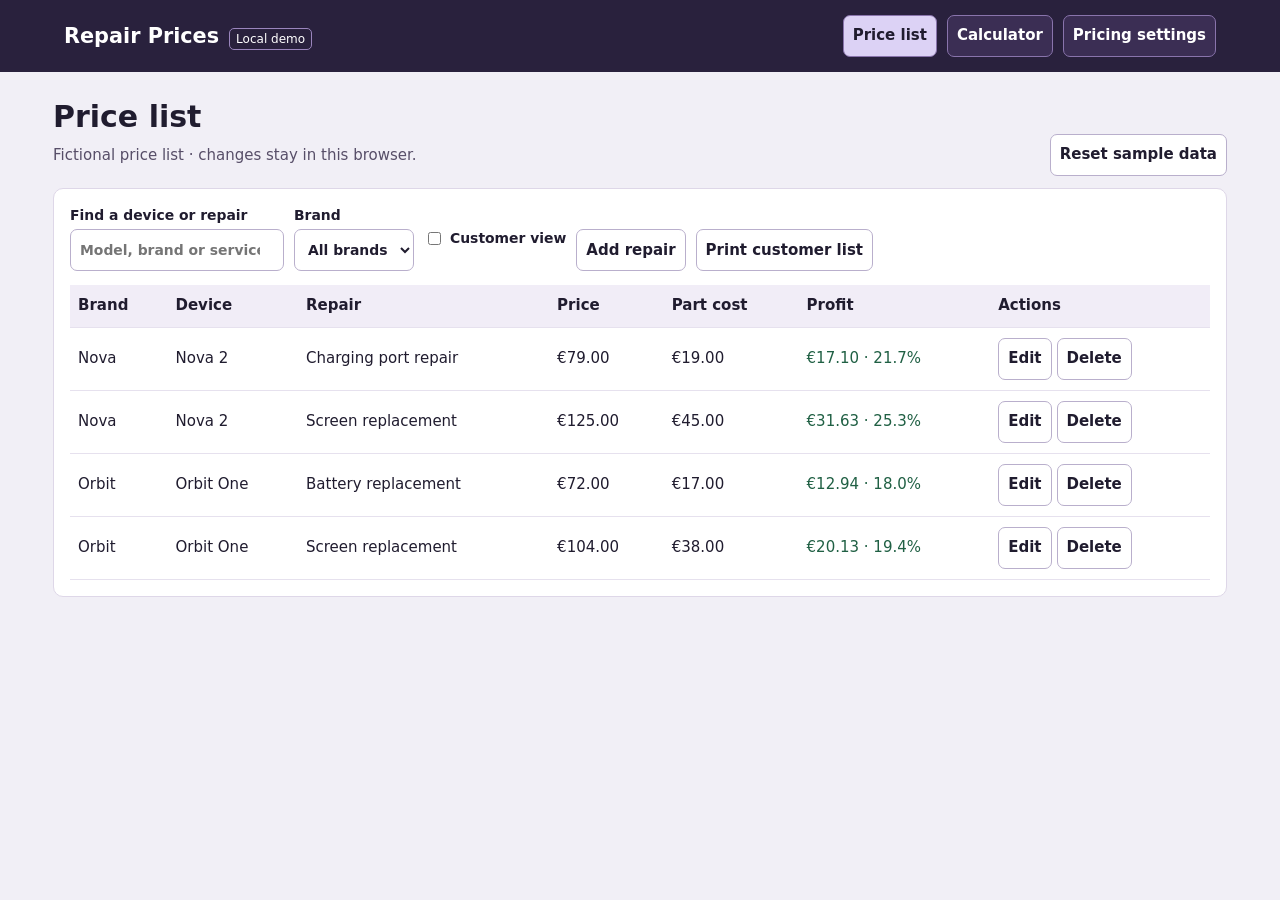
<file: index.html>
<!doctype html>
<html lang="en"><head><meta charset="utf-8"><meta name="viewport" content="width=device-width,initial-scale=1"><title>Repair Prices · Local Demo</title><link rel="stylesheet" href="style.css"><script defer src="app.js"></script></head>
<body><header><div><strong>Repair Prices</strong><span class="tag">Local demo</span></div><nav aria-label="Sections"><button data-view="catalogue">Price list</button><button data-view="estimate">Calculator</button><button data-view="settings">Pricing settings</button></nav></header>
<main><div class="intro"><div><h1 id="title">Price list</h1><p class="muted">Fictional price list · changes stay in this browser.</p></div><button id="reset">Reset sample data</button></div><p id="message" role="status"></p>
<section id="catalogue" data-panel>
<div class="filters"><label>Find a device or repair<input id="search" type="search" placeholder="Model, brand or service"></label><label>Brand<select id="brand"></select></label><label class="check"><input id="customer" type="checkbox"> Customer view</label><div class="actions"><button id="add">Add repair</button><button id="print">Print customer list</button></div></div>
<div class="table-wrap"><table><thead><tr><th>Brand</th><th>Device</th><th>Repair</th><th>Price</th><th class="internal">Part cost</th><th class="internal">Profit</th><th class="internal">Actions</th></tr></thead><tbody id="rows"></tbody></table></div></section>
<section id="estimate" data-panel hidden><h2>Repair quote calculator</h2><p class="muted">Enter your part cost and shipping quote, then compare a selling price with your margin target.</p>
<form id="estimateForm"><div class="fields"><label>Part cost (€)<input name="cost" required type="number" min="0" max="100000" step="0.01" value="40"></label>
<label>Shipping (€)<input name="shipment" required type="number" min="0" max="100000" step="0.01"></label>
<label>Selling price (€)<input name="price" required type="number" min="0.01" max="1000000" step="0.01" value="105"></label></div>
<button type="button" id="useSuggestion">Use suggested price</button></form><div id="estimateResult" class="stats" aria-live="polite"></div></section>
<section id="settings" data-panel hidden><h2>Pricing settings</h2><p class="muted">Set the assumptions used for the price list and calculator.</p><form id="settingsForm"><div class="fields">
<label>VAT %<input name="vat" required type="number" min="0" max="100" step="0.01"></label>
<label>Labour (€)<input name="labour" required type="number" min="0" max="100000" step="0.01"></label>
<label>Default shipping (€)<input name="shipment" required type="number" min="0" max="100000" step="0.01"></label>
<label>Target margin %<input name="margin" required type="number" min="0" max="99.99" step="0.01"></label>
<label>VAT method<select name="method"><option value="inclusive">VAT included in selling price</option><option value="legacy">Deduct a percentage of selling price</option></select></label></div>
<button>Save settings</button></form></section>
</main>
<dialog id="repairDialog" aria-labelledby="repairTitle"><form id="repairForm"><h2 id="repairTitle">Add repair</h2><div class="fields">
<label>Brand<input name="brand" required maxlength="60"></label><label>Device<input name="model" required maxlength="80"></label><label>Repair service<input name="repair" required maxlength="80"></label>
<label>Part cost (€)<input name="cost" required type="number" min="0" max="100000" step="0.01"></label>
<label>Selling price (€)<input name="price" required type="number" min="0.01" max="1000000" step="0.01"></label></div><button>Save repair</button> <button id="cancel" type="button">Cancel</button></form></dialog></body></html>
</file>
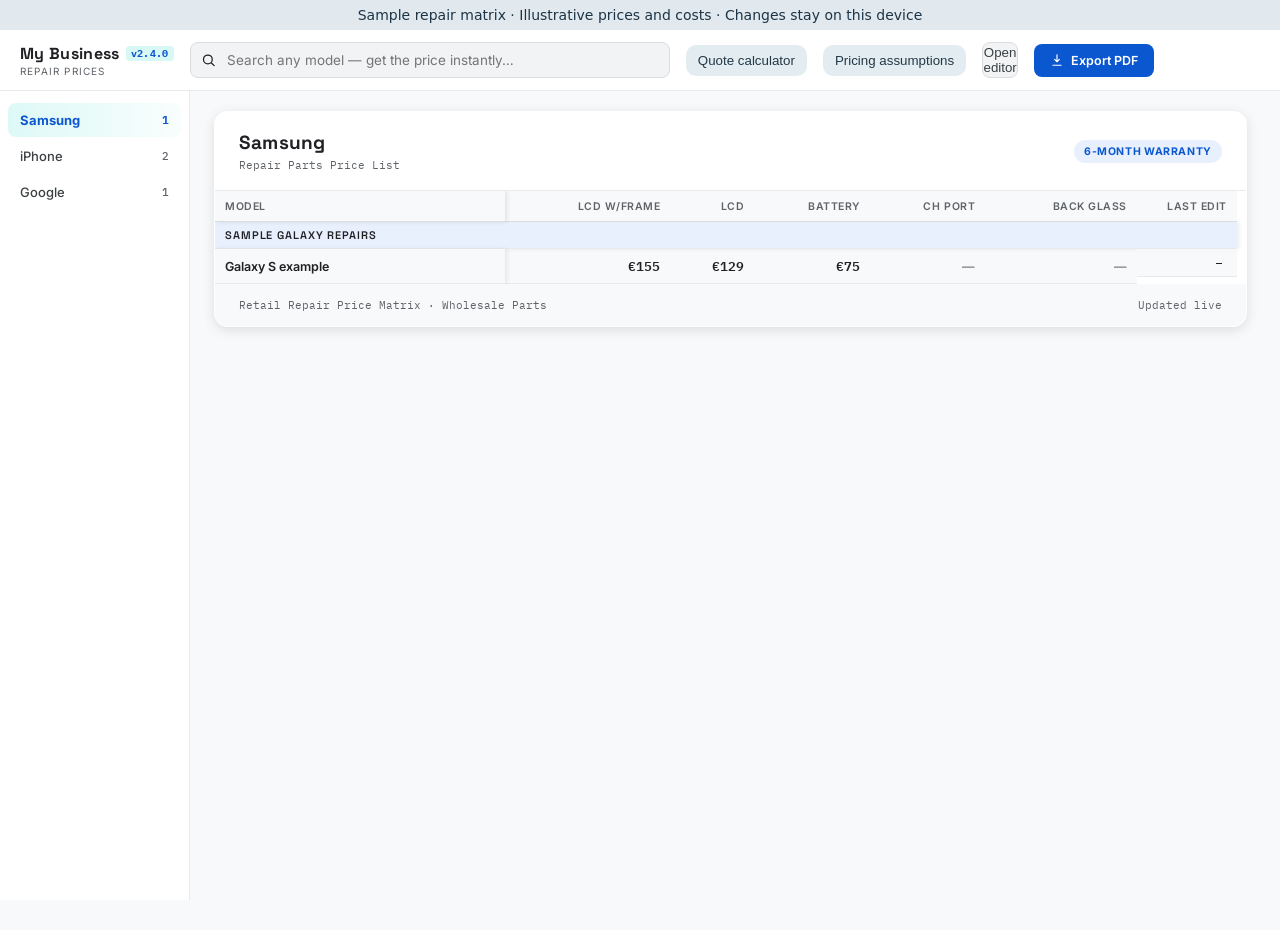
<file: classic/index.html>
<!DOCTYPE html>
<html lang="en">
<head>
<meta charset="UTF-8">
<meta name="viewport" content="width=device-width, initial-scale=1.0">
<title>Retail Repair Price Matrix</title>
<link rel="manifest" href="manifest.json">
<link rel="preconnect" href="https://fonts.googleapis.com">
<link href="https://fonts.googleapis.com/css2?family=Space+Grotesk:wght@500;600;700&family=Inter:wght@400;500;600;700&family=IBM+Plex+Mono:wght@500;600&display=swap" rel="stylesheet">
<style>
  :root{
    --bg:#F8F9FA;
    --bg-grad:#F8F9FA;
    --panel:#FFFFFF;
    --panel2:#F1F3F4;
    --panel-solid:#FFFFFF;
    --border:#DADCE0;
    --border-soft:#E8EAED;
    --text:#202124;
    --text-dim:#3C4043;
    --text-faint:#5F6368;
    --teal:#0B57D0;
    --teal-dim:#0B57D0;
    --blue:#0B57D0;
    --good:#137333;
    --good-bg:#E6F4EA;
    --mid:#B06000;
    --mid-bg:#FEF7E0;
    --bad:#C5221F;
    --bad-bg:#FCE8E6;
    --red:#C5221F;
    --radius:10px;
    --glass-blur:0px;
    --shadow:0 3px 12px rgba(60,64,67,0.15);
    --font-display:'Space Grotesk',sans-serif;
    --font-body:'Inter',sans-serif;
    --font-mono:'IBM Plex Mono',monospace;
  }
  *{box-sizing:border-box;}
  html,body{margin:0;padding:0;color:var(--text);font-family:var(--font-body);height:100%;overflow:hidden;overscroll-behavior:none;}
  body{background:var(--bg-grad);background-attachment:fixed;transition:background .3s;}
  #app{display:flex;flex-direction:column;height:100vh;height:100dvh;overflow:hidden;position:relative;}

  /* ---------- Top bar ---------- */
  #topbar{
    display:flex;align-items:center;gap:16px;
    padding:12px 20px;background:var(--panel);
    backdrop-filter:blur(var(--glass-blur)) saturate(160%);-webkit-backdrop-filter:blur(var(--glass-blur)) saturate(160%);
    border-bottom:1px solid var(--border-soft);
    flex-shrink:0;position:relative;z-index:10;
  }
  .brand-mark{display:flex;align-items:center;gap:10px;flex-shrink:0;}
  .brand-mark .dot{width:10px;height:10px;border-radius:3px;background:var(--teal);box-shadow:0 0 12px var(--teal);}
  .brand-mark .name{font-family:var(--font-display);font-weight:700;font-size:16px;letter-spacing:0.02em;}
  .brand-mark .sub{font-size:10px;color:var(--text-faint);text-transform:uppercase;letter-spacing:0.12em;margin-top:1px;}

  #searchwrap{position:relative;flex:1;max-width:480px;}
  #search{
    width:100%;padding:9px 14px 9px 36px;border-radius:8px;border:1px solid var(--border);
    background:var(--panel2);color:var(--text);font-size:13.5px;font-family:var(--font-body);
    outline:none;transition:border-color .15s, background .15s;
  }
  #search:focus{border-color:var(--teal);background:#FFFFFF;box-shadow:0 1px 2px rgba(60,64,67,.12);}
  #searchwrap svg{position:absolute;left:11px;top:50%;transform:translateY(-50%);width:15px;height:15px;stroke:var(--text-faint);pointer-events:none;}
  #searchresults{
    position:absolute;top:calc(100% + 6px);left:0;right:0;max-height:65vh;overflow-y:auto;
    background:#FFFFFF !important;
    border:1px solid var(--border);border-radius:12px;
    box-shadow:0 8px 24px rgba(60,64,67,.20);display:none;z-index:99999;
  }
  #searchresults.show{display:block;}
  .sr-item{padding:11px 16px;display:flex;justify-content:space-between;align-items:center;gap:14px;cursor:pointer;border-bottom:1px solid var(--border-soft);background:#FFFFFF !important;transition:background .12s;}
  .sr-item:last-child{border-bottom:none;}
  .sr-item:hover{background:#F1F3F4 !important;}
  .sr-left{min-width:0;}
  .sr-model{font-size:13.5px;font-weight:700;display:block;color:var(--text);}
  .sr-brand{font-size:10px;color:var(--teal-dim);text-transform:uppercase;letter-spacing:.06em;font-weight:700;background:rgba(43,217,201,.12);padding:2px 6px;border-radius:4px;display:inline-block;margin-top:3px;}
  .sr-prices{display:flex;gap:6px;flex-wrap:wrap;justify-content:flex-end;flex-shrink:0;}
  .sr-price-tag{font-family:var(--font-mono);font-size:11px;color:var(--text-dim);background:#E8F0FE;border:1px solid var(--border);padding:3px 7px;border-radius:6px;white-space:nowrap;}
  .sr-price-main{font-family:var(--font-mono);font-size:17px;font-weight:700;color:var(--teal);background:#E0F7FA;padding:5px 11px;border-radius:8px;white-space:nowrap;}
  .sr-empty{padding:18px;font-size:13px;color:var(--text-faint);text-align:center;background:#FFFFFF !important;}

  #modetoggle{display:none;background:var(--panel2);border:1px solid var(--border);border-radius:8px;padding:3px;flex-shrink:0;}
  #modetoggle.show{display:flex;}
  #modetoggle button{
    border:none;background:transparent;color:var(--text-dim);font-family:var(--font-body);font-weight:600;
    font-size:12.5px;padding:7px 14px;border-radius:6px;cursor:pointer;transition:all .15s;
  }
  #modetoggle button.active{background:var(--teal);color:#FFFFFF;}

  #adminbtn{
    flex-shrink:0;background:var(--panel2);border:1px solid var(--border);color:var(--text-dim);
    width:36px;height:36px;border-radius:8px;cursor:pointer;display:flex;align-items:center;justify-content:center;
    transition:all .15s;
  }
  #adminbtn:hover{border-color:var(--teal);color:var(--teal);}
  #adminbtn.unlocked{background:rgba(43,217,201,.12);border-color:var(--teal-dim);color:var(--teal);}
  #adminbtn svg{width:15px;height:15px;}

  #exportbtn{
    flex-shrink:0;background:var(--blue);color:#fff;border:none;border-radius:8px;padding:9px 16px;
    font-family:var(--font-body);font-weight:600;font-size:12.5px;cursor:pointer;display:flex;align-items:center;gap:7px;
    transition:filter .15s;
  }
  #exportbtn:hover{filter:brightness(1.12);}
  #exportbtn svg{width:14px;height:14px;}

  #savestate{font-size:10.5px;color:var(--text-faint);flex-shrink:0;font-family:var(--font-mono);min-width:80px;text-align:right;display:none;}
  #savestate.show{display:block;}
  #savestate.live::before{content:'● ';color:var(--good);}
  #savestate.saving::before{content:'● ';color:var(--mid);}

  /* ---------- Body layout ---------- */
  #body{flex:1;display:flex;overflow:hidden;position:relative;}

  #rail{
    width:190px;flex-shrink:0;background:var(--panel);
    backdrop-filter:blur(var(--glass-blur)) saturate(160%);-webkit-backdrop-filter:blur(var(--glass-blur)) saturate(160%);
    border-right:1px solid var(--border-soft);
    overflow-y:auto;padding:12px 8px;
  }
  .rail-btn{
    width:100%;text-align:left;background:transparent;border:none;color:var(--text-dim);
    padding:9px 12px;border-radius:8px;font-family:var(--font-body);font-size:13px;font-weight:500;
    cursor:pointer;display:flex;justify-content:space-between;align-items:center;margin-bottom:2px;transition:all .12s;
  }
  .rail-btn:hover{background:var(--panel2);color:var(--text);}
  .rail-btn.active{background:linear-gradient(90deg,rgba(43,217,201,.16),rgba(43,217,201,.03));color:var(--teal);font-weight:700;}
  .rail-btn .count{font-family:var(--font-mono);font-size:10.5px;color:var(--text-faint);}
  .rail-btn.active .count{color:var(--teal-dim);}

  #main{flex:1;overflow:auto;padding:20px 24px 60px;overscroll-behavior:contain;scrollbar-gutter:stable;}
  /* Editing tables own their scroll area, so the horizontal bar is always usable. */
  #main:has(> .table-scroll){overflow:hidden;display:flex;flex-direction:column;padding-bottom:20px;}
  .table-scroll{border-radius:10px;border:1px solid var(--border-soft);background:var(--panel);contain:layout paint;overflow:auto;flex:1;min-height:0;scrollbar-gutter:stable;}
  .table-scroll > table{width:max-content;min-width:100%;}


  .toolbar{display:flex;justify-content:space-between;align-items:center;margin-bottom:12px;}
  .toolbar h2{font-family:var(--font-display);font-size:18px;margin:0;}
  .toolbar .hint{font-size:11.5px;color:var(--text-faint);margin-top:2px;}
  .btn-add{
    background:var(--teal);color:#FFFFFF;border:none;border-radius:8px;padding:9px 15px;font-weight:700;
    font-size:12.5px;cursor:pointer;display:flex;align-items:center;gap:6px;flex-shrink:0;transition:filter .15s;
  }
  .btn-add:hover{filter:brightness(1.1);}

  table{width:100%;border-collapse:separate;border-spacing:0;font-size:13px;}
  thead th{
    position:sticky;top:0;background:var(--panel-solid);color:var(--text-faint);text-align:right;
    font-family:var(--font-body);font-weight:600;font-size:10.5px;text-transform:uppercase;letter-spacing:.05em;
    padding:9px 10px;white-space:nowrap;z-index:3;box-shadow:inset 0 -1px 0 var(--border);
  }
  thead th:first-child{text-align:left;position:sticky;left:0;z-index:4;}
  tbody td{padding:6px 10px;border-bottom:1px solid var(--border-soft);text-align:right;white-space:nowrap;background:transparent;}
  tbody td:first-child{text-align:left;font-weight:600;color:var(--text);white-space:normal;position:sticky;left:0;background:var(--panel-solid);z-index:1;}
  tbody tr:hover td{background:rgba(128,160,220,0.06);}
  tbody tr:hover td:first-child{background:var(--panel-solid);}
  .section-row{background:var(--panel2) !important;color:var(--teal);font-family:var(--font-display);font-weight:700;font-size:11px;text-transform:uppercase;letter-spacing:.08em;padding:10px !important;position:sticky;left:0;}
  tbody tr.flash td{animation:flash 1.4s ease;}
  @keyframes flash{0%{background:rgba(43,217,201,.28) !important;}100%{background:transparent;}}

  .cell-name input{
    width:100%;min-width:140px;background:transparent;border:1px solid transparent;border-radius:6px;
    color:var(--text);font-family:var(--font-body);font-weight:600;font-size:13px;padding:5px 7px;
  }
  .cell-name input:hover{border-color:var(--border);}
  .cell-name input:focus{outline:none;border-color:var(--teal);background:var(--panel2);}

  .cell-cost input, .cell-price input{
    width:64px;text-align:right;border-radius:6px;font-family:var(--font-mono);font-size:12.5px;padding:5px 6px;border:1px solid;
  }
  .cell-cost input{
    background:rgba(248,113,113,0.07);border-color:rgba(248,113,113,0.32);color:#F5A3A3;
  }
  .cell-price input{
    background:rgba(52,211,153,0.08);border-color:rgba(52,211,153,0.32);color:#7FE8C4;
  }
  .cell-cost input:focus{outline:none;border-color:var(--red);background:rgba(248,113,113,0.14);}
  .cell-price input:focus{outline:none;border-color:var(--good);background:rgba(52,211,153,0.14);}
  .col-legend{display:flex;align-items:center;gap:16px;font-size:11px;color:var(--text-faint);margin-bottom:10px;}
  .col-legend span{display:inline-flex;align-items:center;gap:6px;}
  .col-legend .sw{width:10px;height:10px;border-radius:3px;display:inline-block;}
  .sw-cost{background:rgba(248,113,113,0.5);border:1px solid var(--red);}
  .sw-price{background:rgba(52,211,153,0.5);border:1px solid var(--good);}
  .euro-prefix{color:var(--text-faint);font-family:var(--font-mono);font-size:11.5px;margin-right:3px;}

  .profit-chip{
    display:inline-flex;align-items:center;gap:4px;font-family:var(--font-mono);font-weight:600;font-size:11.5px;
    padding:4px 8px;border-radius:999px;white-space:nowrap;
  }
  .profit-good{background:var(--good-bg);color:var(--good);}
  .profit-mid{background:var(--mid-bg);color:var(--mid);}
  .profit-bad{background:var(--bad-bg);color:var(--bad);}
  .profit-na{color:var(--text-faint);font-family:var(--font-mono);font-size:12px;}

  .price-plain{font-family:var(--font-mono);color:var(--text);}
  .price-empty{color:var(--text-faint);}

  .cell-del{width:76px;padding:0 4px 0 0 !important;white-space:nowrap;}
  .cell-del .del-btn{margin-left:3px;}
  .del-btn{
    width:22px;height:22px;border-radius:6px;border:1px solid var(--border);background:var(--panel2);
    color:var(--text-faint);cursor:pointer;font-size:11px;line-height:1;display:inline-flex;align-items:center;justify-content:center;
    transition:all .15s;
  }
  .del-btn:hover{background:rgba(248,113,113,.15);border-color:var(--red);color:var(--red);}
  .del-btn[data-moverow]:hover{background:rgba(43,217,201,.15);border-color:var(--teal);color:var(--teal);}

  /* ---------- Customer view ---------- */
  body.customer-mode #main{background:transparent;}
  .cv-card{
    background:#FFFFFF;color:var(--text);border-radius:14px;overflow:hidden;margin-bottom:26px;
    box-shadow:var(--shadow);backdrop-filter:blur(var(--glass-blur));-webkit-backdrop-filter:blur(var(--glass-blur));
    border:1px solid rgba(255,255,255,0.4);
  }
  .cv-head{
    background:#FFFFFF;color:var(--text);padding:18px 24px;border-bottom:1px solid var(--border-soft);
    display:flex;justify-content:space-between;align-items:center;
  }
  .cv-head .cv-title{font-family:var(--font-display);font-weight:700;font-size:19px;letter-spacing:.01em;}
  .cv-head .cv-sub{font-size:11px;color:var(--text-faint);font-family:var(--font-mono);margin-top:3px;}
  .cv-badge{background:#E8F0FE;color:var(--teal);font-weight:700;font-size:10.5px;padding:5px 10px;border-radius:999px;text-transform:uppercase;letter-spacing:.06em;}

  .cv-table-scroll{overflow:auto;max-height:calc(100dvh - 220px);scrollbar-gutter:stable;}
  .cv-table-scroll table{width:max-content;min-width:100%;font-size:12.5px;}
  .cv-card thead th{position:sticky;top:0;z-index:3;background:#F8F9FA;color:var(--text-faint);box-shadow:inset 0 -1px 0 var(--border);}
  .cv-card thead th:first-child{left:0;z-index:6;min-width:180px;text-align:left;box-shadow:2px 0 4px rgba(60,64,67,.12),inset 0 -1px 0 var(--border);}
  .cv-card tbody td{border-bottom:1px solid var(--border-soft);color:var(--text);background:transparent;}
  .cv-card tbody td:first-child{position:sticky;left:0;z-index:2;min-width:180px;padding:6px 10px;text-align:left;font-weight:600;background:#FFFFFF;box-shadow:2px 0 4px rgba(60,64,67,.10);}
  .cv-card tbody tr:nth-child(even) td{background:#F8F9FA;}
  .cv-card tbody tr:nth-child(even) td:first-child{background:#F8F9FA;}
  .cv-card tbody tr:hover td{background:#F1F3F4;}
  .cv-card tbody tr:hover td:first-child{background:#F1F3F4;}
  .cv-card .price-plain{color:var(--text);font-weight:600;}
  .cv-sectiontitle td{background:#E8F0FE !important;color:var(--teal);font-family:var(--font-display);font-weight:700;font-size:11px;text-transform:uppercase;letter-spacing:.08em;padding:8px 10px;}

  .cv-footer{padding:14px 24px;background:#F8F9FA;color:var(--text-faint);font-size:10.5px;display:flex;justify-content:space-between;font-family:var(--font-mono);}

  .locked-banner{
    display:none;background:var(--panel2);border:1px dashed var(--border);border-radius:10px;
    padding:10px 16px;font-size:12px;color:var(--text-faint);margin-bottom:16px;
  }

  /* ---------- Pinned search result (persistent highlight) ---------- */
  tr.tr-pinned td{background:rgba(52,211,153,0.16) !important;}
  tr.tr-pinned td:first-child{box-shadow:inset 4px 0 0 var(--good);}
  .cv-card tr.tr-pinned td{background:rgba(52,211,153,0.22) !important;}

  /* ---------- Modal ---------- */
  #modal-overlay{
    position:fixed;inset:0;background:rgba(60,64,67,0.28);display:none;align-items:center;justify-content:center;
    z-index:200;backdrop-filter:blur(4px);-webkit-backdrop-filter:blur(4px);
  }
  #modal-overlay.show{display:flex;}
  .modal-card{
    background:var(--panel2);backdrop-filter:blur(var(--glass-blur)) saturate(160%);-webkit-backdrop-filter:blur(var(--glass-blur)) saturate(160%);
    border:1px solid var(--border);border-radius:14px;padding:24px;
    width:340px;max-width:calc(100vw - 40px);box-shadow:var(--shadow);
  }
  .modal-title{font-family:var(--font-display);font-weight:700;font-size:16px;margin-bottom:6px;}
  .modal-message{font-size:12.5px;color:var(--text-dim);margin-bottom:14px;line-height:1.5;}
  .modal-input{
    width:100%;padding:10px 12px;border-radius:8px;border:1px solid var(--border);background:var(--panel2);
    color:var(--text);font-family:var(--font-mono);font-size:14px;outline:none;margin-bottom:8px;display:none;
  }
  .modal-input:focus{border-color:var(--teal);}
  .modal-error{color:var(--red);font-size:11.5px;min-height:16px;margin-bottom:6px;}
  .modal-actions{display:flex;justify-content:flex-end;gap:8px;margin-top:10px;}
  .modal-btn-cancel, .modal-btn-confirm{
    border:none;border-radius:8px;padding:9px 16px;font-family:var(--font-body);font-weight:600;font-size:12.5px;cursor:pointer;
  }
  .modal-btn-cancel{background:var(--panel2);color:var(--text-dim);border:1px solid var(--border);}
  .modal-btn-cancel:hover{color:var(--text);}
  .modal-btn-confirm{background:var(--teal);color:#FFFFFF;}
  .modal-btn-confirm:hover{filter:brightness(1.1);}
  .modal-btn-confirm.danger{background:var(--red);color:#2A0A0A;}

  /* ---------- Print ---------- */
  @media print{
    #topbar, #rail, #searchresults{display:none !important;}
    #body{overflow:visible !important;}
    #main{overflow:visible !important;padding:0 !important;}
    html,body{background:#fff !important;height:auto;}
    .cv-card{box-shadow:none;break-inside:avoid;margin-bottom:16px;border:1px solid #ccc;}
    .no-print{display:none !important;}
  }

  ::-webkit-scrollbar{width:9px;height:9px;}
  ::-webkit-scrollbar-thumb{background:#BDC1C6;border-radius:6px;}
  ::-webkit-scrollbar-track{background:transparent;}

  @media (max-width: 820px){
    #rail{position:absolute;left:0;top:0;bottom:0;transform:translateX(-100%);transition:transform .2s;z-index:40;box-shadow:20px 0 40px rgba(0,0,0,.4);}
    #rail.open{transform:translateX(0);}
    #railtoggle{display:flex !important;}
    #topbar{flex-wrap:wrap;gap:10px;row-gap:8px;}
    #searchwrap{order:3;max-width:100%;flex:1 1 100%;}
    #savestate{white-space:nowrap;}
    table{font-size:12px;}
  }
  #railtoggle{display:none;background:var(--panel2);border:1px solid var(--border);color:var(--text);width:34px;height:34px;border-radius:8px;align-items:center;justify-content:center;cursor:pointer;flex-shrink:0;}

  /* Drag and drop styles */
  .draggable-row {
    transition: background 0.15s ease, opacity 0.15s ease;
  }
  .drag-handle {
    cursor: grab;
    user-select: none;
    text-align: center !important;
    display: inline-block;
    padding: 3px 6px;
    border-radius: 4px;
    color: var(--teal);
    font-weight: bold;
    font-size: 15px;
    touch-action: none;
  }
  .drag-handle:hover {
    background: rgba(43,217,201,0.18);
  }
  .drag-handle:active {
    cursor: grabbing;
  }
  .draggable-row.dragging {
    opacity: 0.35;
    background: rgba(43, 217, 201, 0.08) !important;
  }
  .draggable-row.drag-over td {
    border-top: 2px solid var(--teal) !important;
    background: rgba(43, 217, 201, 0.14) !important;
  }

  /* Checkbox and tick styles */
  .cell-tick {
    width: 50px;
    text-align: center !important;
  }
  .cell-tick input[type="checkbox"] {
    width: 15px;
    height: 15px;
    cursor: pointer;
    accent-color: var(--teal);
    vertical-align: middle;
  }
  .cell-time {
    display: block;
    font-family: var(--font-mono);
    font-size: 10px;
    color: var(--text-dim);
    margin-top: 2px;
    white-space: nowrap;
    text-align: center;
  }
  .cv-card .cell-time {
    text-align: right;
    padding-right: 15px;
  }
</style>
</head>
<body><div style="text-align:center;padding:7px 12px;background:#e2e9ee;color:#1c3446;font:14px system-ui">Sample repair matrix · Illustrative prices and costs · Changes stay on this device</div>
<div id="app">
  <div id="topbar">
    <button id="railtoggle">☰</button>
    <div class="brand-mark">

      <svg class="repair-logo-svg" viewBox="0 0 100 80" style="width:32px;height:32px;display:none;" fill="none" xmlns="http://www.w3.org/2000/svg">
        <path d="M 22 25 C 38 12, 60 28, 64 45 C 50 38, 32 25, 22 25 Z" fill="#F1C40F"/>
        <path d="M 12 45 C 32 36, 56 55, 49 76 C 41 52, 22 43, 12 45 Z" fill="#F1C40F"/>
        <path d="M 78 25 C 62 12, 40 28, 36 45 C 50 38, 68 25, 78 25 Z" fill="#E74C3C"/>
        <path d="M 88 45 C 68 36, 44 55, 51 76 C 59 52, 78 43, 88 45 Z" fill="#E74C3C"/>
      </svg>
      <div>
        <div style="display:flex;align-items:center;gap:6px;">
          <span class="name">My Business</span>
          <span style="font-size:9.5px;font-family:var(--font-mono);background:rgba(43,217,201,0.18);color:var(--teal);padding:1px 5px;border-radius:4px;font-weight:700;letter-spacing:0.04em;">v2.4.0</span>
        </div>
        <div class="sub">Repair Prices</div>
      </div>
    </div>
    <div id="searchwrap">
      <svg viewBox="0 0 24 24" fill="none"><circle cx="11" cy="11" r="7" stroke="currentColor" stroke-width="2"/><path d="M21 21l-4.3-4.3" stroke="currentColor" stroke-width="2" stroke-linecap="round"/></svg>
      <input id="search" type="text" placeholder="Search any model — get the price instantly…" autocomplete="off">
      <div id="searchresults"></div>
    </div>
    <div id="modetoggle">
      <button id="btn-edit">Edit Prices</button>
      <button id="btn-customer">Customer View</button>
    </div>
    <div id="savestate">live</div>
    <div id="sync-banner" style="display:none;position:fixed;bottom:18px;left:50%;transform:translateX(-50%);background:#E8F0FE;color:#0B57D0;border:1px solid #AECBFA;border-radius:10px;padding:10px 20px;font-size:12.5px;font-family:var(--font-body);font-weight:600;z-index:100;box-shadow:0 4px 16px rgba(60,64,67,.18);cursor:pointer;display:none;align-items:center;gap:10px;" id="sync-banner">
      <span>⟳</span> Prices updated by another device — <u>click to refresh</u>
    </div>
    <button id="adminbtn" title="Admin access">
      <svg viewBox="0 0 24 24" fill="none"><rect x="5" y="11" width="14" height="9" rx="2" stroke="currentColor" stroke-width="2"/><path d="M8 11V7a4 4 0 018 0v4" stroke="currentColor" stroke-width="2"/></svg>
    </button>
    <button id="exportbtn">
      <svg viewBox="0 0 24 24" fill="none"><path d="M12 3v12m0 0l-4-4m4 4l4-4M5 21h14" stroke="currentColor" stroke-width="2" stroke-linecap="round" stroke-linejoin="round"/></svg>
      Export PDF
    </button>
  </div>
  <div id="body">
    <div id="rail"></div>
    <div id="main"></div>
  </div>
</div>
<div id="modal-overlay">
  <div class="modal-card">
    <div class="modal-title" id="modal-title">Title</div>
    <div class="modal-message" id="modal-message"></div>
    <input id="modal-input" class="modal-input" type="text">
    <div class="modal-error" id="modal-error"></div>
    <div class="modal-actions">
      <button class="modal-btn-cancel" id="modal-cancel">Cancel</button>
      <button class="modal-btn-confirm" id="modal-confirm">OK</button>
    </div>
  </div>
</div>
<script>
const DATA = {"brands":{"iPhone":{"type":"iphone","rows":[{"model":"iPhone 14 (example)","lcd":129,"cost":46,"battery":79,"batteryCost":18,"chPort":95,"chPortCost":29},{"model":"iPhone 15 (example)","lcd":159,"cost":61,"battery":85,"batteryCost":23}]},"Samsung":{"type":"sectioned_std","rows":[{"model":"Galaxy S example","section":"Sample Galaxy repairs","costWF":65,"lcdWF":155,"costNF":48,"lcd":129,"battery":75,"batteryCost":20}]},"Google":{"type":"standard","rows":[{"model":"Pixel example","costWF":57,"lcdWF":145,"battery":79,"batteryCost":20,"chPort":99,"chPortCost":32}]}},"buyerProfitSettings":{"taxRate":13.5,"overhead":33.5,"pricesIncludeTax":true}};
</script>
<script>
// ==================== MODAL (replaces prompt/confirm/alert — those are blocked in sandboxed embeds) ====================
function showModal({title, message='', showInput=false, inputType='text', placeholder='', confirmText='OK', cancelText='Cancel', danger=false}){
  return new Promise(resolve=>{
    const overlay = document.getElementById('modal-overlay');
    const input = document.getElementById('modal-input');
    const err = document.getElementById('modal-error');
    const confirmBtn = document.getElementById('modal-confirm');
    const cancelBtn = document.getElementById('modal-cancel');

    document.getElementById('modal-title').textContent = title;
    const msgEl = document.getElementById('modal-message');
    msgEl.textContent = message;
    msgEl.style.display = message ? 'block' : 'none';
    input.style.display = showInput ? 'block' : 'none';
    input.type = inputType;
    input.placeholder = placeholder;
    input.value = '';
    err.textContent = '';
    confirmBtn.textContent = confirmText;
    confirmBtn.className = 'modal-btn-confirm' + (danger ? ' danger' : '');
    cancelBtn.textContent = cancelText;
    overlay.classList.add('show');
    if(showInput) setTimeout(()=>input.focus(), 60);

    function cleanup(){
      overlay.classList.remove('show');
      confirmBtn.onclick = null; cancelBtn.onclick = null; input.onkeydown = null; overlay.onclick = null;
    }
    confirmBtn.onclick = ()=>{ cleanup(); resolve(showInput ? input.value : true); };
    cancelBtn.onclick = ()=>{ cleanup(); resolve(showInput ? null : false); };
    input.onkeydown = (e)=>{ if(e.key==='Enter') confirmBtn.click(); if(e.key==='Escape') cancelBtn.click(); };
    overlay.onclick = (e)=>{ if(e.target===overlay) cancelBtn.click(); };
  });
}
async function showAlert(title, message){
  await showModal({title, message, confirmText:'OK'});
}

// ==================== FIELD CONFIGS PER BRAND TYPE ====================
// kind: 'price' fields always get a paired cost field + profit chip.
// costKey: existing cost field to pair with. If a price field has no natural
// existing cost partner, we auto-create one named `${key}Cost`.
const FIELDS = {
  standard: [
    {k:'costWF', label:'Cost (w/Frame)', kind:'cost'},
    {k:'lcdWF', label:'LCD w/Frame', kind:'price', costKey:'costWF'},
    {k:'costNF', label:'Cost (No Frame)', kind:'cost'},
    {k:'lcd', label:'LCD', kind:'price', costKey:'costNF'},
    {k:'battery', label:'Battery', kind:'price', costKey:'batteryCost'},
    {k:'chPort', label:'Ch Port', kind:'price', costKey:'chPortCost'},
    {k:'backGlass', label:'Back Glass', kind:'price', costKey:'backGlassCost'},
    {k:'earpiece', label:'Earpiece', kind:'price', costKey:'earpieceCost'},
  ],
  dual: [
    {k:'costWF', label:'Cost (w/Frame)', kind:'cost'},
    {k:'lcdWF', label:'LCD w/Frame', kind:'price', costKey:'costWF'},
    {k:'costNF', label:'Cost (No Frame)', kind:'cost'},
    {k:'lcd', label:'LCD', kind:'price', costKey:'costNF'},
    {k:'battery', label:'Battery', kind:'price', costKey:'batteryCost'},
    {k:'chPort', label:'Ch Port', kind:'price', costKey:'chPortCost'},
    {k:'backGlass', label:'Back Glass', kind:'price', costKey:'backGlassCost'},
  ],
  iphone: [
    {k:'cost', label:'Cost', kind:'cost'},
    {k:'lcd', label:'LCD', kind:'price', costKey:'cost'},
    {k:'battery', label:'Battery', kind:'price', costKey:'batteryCost'},
    {k:'chPort', label:'Ch Port', kind:'price', costKey:'chPortCost'},
    {k:'earPiece', label:'Ear Piece', kind:'price', costKey:'earPieceCost'},
    {k:'homeB', label:'Home/B', kind:'price', costKey:'homeBCost'},
    {k:'loudSpeaker', label:'Loud Spk', kind:'price', costKey:'loudSpeakerCost'},
    {k:'frontCam', label:'Front Cam', kind:'price', costKey:'frontCamCost'},
    {k:'rearCam', label:'Rear Cam', kind:'price', costKey:'rearCamCost'},
    {k:'camGlass', label:'Cam Glass', kind:'price', costKey:'camGlassCost'},
    {k:'powerFlex', label:'Power Flex', kind:'price', costKey:'powerFlexCost'},
    {k:'simTray', label:'Sim Tray', kind:'price', costKey:'simTrayCost'},
    {k:'housing', label:'Housing/Back', kind:'price', costKey:'housingCost'},
  ],
  ipad: [
    {k:'touchCost', label:'Touch Cost', kind:'cost'},
    {k:'touch', label:'Touch', kind:'price', costKey:'touchCost'},
    {k:'lcdCost', label:'LCD Cost', kind:'cost'},
    {k:'lcd', label:'LCD', kind:'price', costKey:'lcdCost'},
    {k:'both', label:'Both', kind:'price', costKey:'bothCost'},
  ],
  tab: [
    {k:'touchCost', label:'Touch Cost', kind:'cost'},
    {k:'touch', label:'Touch', kind:'price', costKey:'touchCost'},
    {k:'lcdCost', label:'LCD Cost', kind:'cost'},
    {k:'lcd', label:'LCD', kind:'price', costKey:'lcdCost'},
    {k:'bothCost', label:'Both Cost', kind:'cost'},
    {k:'both', label:'Both', kind:'price', costKey:'bothCost'},
    {k:'chPort', label:'Ch Port', kind:'price', costKey:'chPortCost'},
    {k:'battery', label:'Battery', kind:'price', costKey:'batteryCost'},
  ],
  sectioned_std: [
    {k:'costWF', label:'Cost (w/Frame)', kind:'cost'},
    {k:'lcdWF', label:'LCD w/Frame', kind:'price', costKey:'costWF'},
    {k:'costNF', label:'Cost (No Frame)', kind:'cost'},
    {k:'lcd', label:'LCD', kind:'price', costKey:'costNF'},
    {k:'battery', label:'Battery', kind:'price', costKey:'batteryCost'},
    {k:'chPort', label:'Ch Port', kind:'price', costKey:'chPortCost'},
    {k:'backGlass', label:'Back Glass', kind:'price', costKey:'backGlassCost'},
  ],
  dualcost_std: [
    {k:'cost', label:'Cost', kind:'cost'},
    {k:'lcdWF', label:'LCD w/Frame', kind:'price', costKey:'cost'},
    {k:'cost2', label:'Cost2', kind:'cost'},
    {k:'lcd', label:'LCD', kind:'price', costKey:'cost2'},
    {k:'battery', label:'Battery', kind:'price', costKey:'batteryCost'},
    {k:'chPort', label:'Ch Port', kind:'price', costKey:'chPortCost'},
    {k:'backGlass', label:'Back Glass', kind:'price', costKey:'backGlassCost'},
  ],
};

const BRAND_ORDER = ['Samsung','Samsung A','Samsung Tab','iPhone','iPad','Huawei','Honor','Sony','Xiaomi','Motorola','Nokia','Oppo','Google','One Plus','TCL','Vodafone','Alcatel'];

// ==================== ACCESS ====================
const DATA_KEY = 'repair_classic_repair_prices_v1';   // SHARED — synced to everyone who opens this tool
const ADMIN_KEY = 'repair_classic_admin_unlocked_v1'; // PERSONAL — only unlocks on your own account

// ==================== STATE ====================
let state = {
  brand: 'Samsung',
  mode: 'customer', // default: everyone sees the customer view
  unlocked: false,
  pinned: {brand: null, model: null}, // persistent highlight from search
};
let DB = null;
let ALL_ITEMS = [];

// ==================== PROFIT CALC ====================
function calcProfit(price, cost){
  if(price===null || price===undefined || price===0) return null;
  if(cost===null || cost===undefined) return null;
  const p = getBuyerProfitSettings();
  const net = p.pricesIncludeTax ? Number(price) / (1 + p.taxRate/100) : Number(price);
  return Math.round((net - Number(cost) - p.overhead)*100)/100;
}
function profitClass(p){
  if(p===null) return 'profit-na';
  if(p>=30) return 'profit-good';
  if(p>=15) return 'profit-mid';
  return 'profit-bad';
}
function fmtEuro(v){
  if(v===null || v===undefined || v===0) return null;
  return '€' + Number(v).toFixed(v%1===0?0:2);
}
function renderProfitChip(p, price, cost){
  if(p===null) return `<span class="profit-na">—</span>`;
  const cls = profitClass(p);
  const arrow = p>=30 ? '▲' : (p>=15 ? '●' : '▼');
  const tip = (price !== undefined && cost !== undefined) ? `title="Profit: €${p.toFixed(2)} (Price €${price} - ${getBuyerProfitSettings().pricesIncludeTax ? "inclusive" : "exclusive"} tax ${getBuyerProfitSettings().taxRate}% - Cost €${cost} - €${getBuyerProfitSettings().overhead} Overhead)"` : `title="Profit: €${p.toFixed(2)}"`;
  return `<span class="profit-chip ${cls}" ${tip}>${arrow} €${p.toFixed(2)}</span>`;
}

const Storage = {
  async get(key) { const value = localStorage.getItem(key); return value ? {value} : null; },
  async set(key,value) { localStorage.setItem(key,value); }
};

// ==================== DATA CLEANING ====================
function cleanBuiltinData(data) {
  if (!data || !data.brands) return data;

  // 0. Rename all "IP X" and "IPHONE X" model names to "iPhone X" in iPhone brand
  if (data.brands.iPhone && data.brands.iPhone.rows) {
    data.brands.iPhone.rows.forEach(row => {
      if (/^(IP|IPHONE)\s/i.test(row.model)) {
        row.model = 'iPhone ' + row.model.replace(/^(IP|IPHONE)\s/i, '');
      }
    });
  }

  // 1. Clean Xiaomi duplicates
  if (data.brands.Xiaomi && data.brands.Xiaomi.rows) {
    const seen = new Set();
    data.brands.Xiaomi.rows = data.brands.Xiaomi.rows.filter(row => {
      const key = row.model.trim().toLowerCase();
      if (seen.has(key)) return false;
      seen.add(key);
      return true;
    });
  }

  // 2. Clean Google duplicates
  if (data.brands.Google && data.brands.Google.rows) {
    const seen = new Set();
    data.brands.Google.rows = data.brands.Google.rows.filter(row => {
      const key = row.model.trim().toLowerCase();
      if (seen.has(key)) return false;
      seen.add(key);
      return true;
    });
  }

  // 3. Clean iPhone duplicates (keep the entry with most non-null fields)
  if (data.brands.iPhone && data.brands.iPhone.rows) {
    const seen = new Map();
    data.brands.iPhone.rows.forEach(row => {
      const key = row.model.trim().toLowerCase();
      if (!seen.has(key)) {
        seen.set(key, row);
      } else {
        const existing = seen.get(key);
        const existingFields = Object.values(existing).filter(v => v !== null).length;
        const newFields = Object.values(row).filter(v => v !== null).length;
        if (newFields > existingFields) seen.set(key, row);
      }
    });
    data.brands.iPhone.rows = Array.from(seen.values());
  }

  // 4. Fix Oppo casing & remove duplicates
  if (data.brands.Oppo && data.brands.Oppo.rows) {
    data.brands.Oppo.rows.forEach(row => {
      if (row.model.toLowerCase().startsWith('oppo ')) {
        row.model = 'Oppo ' + row.model.slice(5);
      }
    });
    const seen = new Set();
    data.brands.Oppo.rows = data.brands.Oppo.rows.filter(row => {
      const key = row.model.trim().toLowerCase();
      if (seen.has(key)) return false;
      seen.add(key);
      return true;
    });
  }

  return data;
}

async function fetchSharedData(){
  try{
    const res = await Storage.get(DATA_KEY, true);
    if(res && res.value){
      const parsed = JSON.parse(res.value);
      if(parsed && parsed.brands) return cleanBuiltinData(parsed);
    }
  }catch(e){ }
  return null;
}
async function loadData(){
  const shared = await fetchSharedData();
  if(shared) return shared;
  const cleaned = cleanBuiltinData(DATA);
  try{ await Storage.set(DATA_KEY, JSON.stringify(cleaned), true); }catch(e){}
  return cleaned;
}
async function loadAdmin(){
  try{
    const res = await Storage.get(ADMIN_KEY, false);
    if(res && res.value === 'true') return true;
  }catch(e){}
  return false;
}
const _clientId = Math.random().toString(36).substring(2);

let saveTimer=null;
function scheduleSave(){
  const el = document.getElementById('savestate');
  el.textContent = 'saving…'; el.className = 'saving show';
  clearTimeout(saveTimer);
  saveTimer = setTimeout(async ()=>{
    try{
      DB.updatedAt = Date.now();
      const payload = JSON.stringify(DB);
      await Storage.set(DATA_KEY, payload, true);
      // Broadcast to all other open windows/tabs instantly with senderId
      if (_bc) _bc.postMessage({key: DATA_KEY, value: payload, senderId: _clientId});
      el.textContent = 'saved locally ✓';
      el.className = 'live show';
    }catch(e){
      el.textContent = 'save failed';
      el.className = 'show';
    }
  }, 500);
}

// ==================== CROSS-WINDOW SYNC & VERSION VALIDATION ====================
function shouldAcceptSync(incoming) {
  if (!incoming || !incoming.brands) return false;
  const incomingTime = incoming.updatedAt || 0;
  const localTime = (DB && DB.updatedAt) || 0;
  // Only accept sync if incoming data has a strictly NEWER timestamp than local state
  return incomingTime > localTime;
}

// 1. BroadcastChannel: instant sync between tabs/windows on same browser
const _bc = (typeof BroadcastChannel !== 'undefined') ? new BroadcastChannel('repair_classic_repair_sync') : null;
if (_bc) {
  _bc.onmessage = (ev) => {
    if (!ev.data || ev.data.key !== DATA_KEY) return;
    if (ev.data.senderId === _clientId) return; // Ignore self-broadcasts
    try {
      const parsed = JSON.parse(ev.data.value);
      if (!shouldAcceptSync(parsed)) return;
      if (state.mode === 'edit') {
        showSyncBanner(parsed);
      } else {
        DB = cleanBuiltinData(parsed);
        ALL_ITEMS = flattenAll();
        renderRail();
        renderMain();
      }
    } catch(e) {}
  };
}

// 2. localStorage 'storage' event: instant sync between tabs on same browser (fallback)
window.addEventListener('storage', (e) => {
  if (e.key !== DATA_KEY || !e.newValue) return;
  try {
    const parsed = JSON.parse(e.newValue);
    if (!shouldAcceptSync(parsed)) return;
    if (state.mode === 'edit') {
      showSyncBanner(parsed);
    } else {
      DB = cleanBuiltinData(parsed);
      ALL_ITEMS = flattenAll();
      renderRail();
      renderMain();
    }
  } catch(e) {}
});

// 3. Polling: catches changes from other devices/servers
setInterval(async () => {
  const shared = await fetchSharedData();
  if (!shouldAcceptSync(shared)) return;
  if (state.mode === 'edit') {
    showSyncBanner(shared);
  } else {
    DB = shared;
    ALL_ITEMS = flattenAll();
    renderRail();
    renderMain();
  }
}, 10000);

window.addEventListener('focus', async () => {
  const shared = await fetchSharedData();
  if (!shouldAcceptSync(shared)) return;
  if (state.mode === 'edit') {
    showSyncBanner(shared);
  } else {
    DB = shared;
    ALL_ITEMS = flattenAll();
    renderRail();
    renderMain();
  }
});

let _pendingSyncData = null;
function showSyncBanner(newData) {
  _pendingSyncData = newData;
  const banner = document.getElementById('sync-banner');
  if (banner) banner.style.display = 'flex';
}
function hideSyncBanner() {
  _pendingSyncData = null;
  const banner = document.getElementById('sync-banner');
  if (banner) banner.style.display = 'none';
}

// Apply pending sync when user clicks the banner
document.addEventListener('click', (e) => {
  if (e.target.closest('#sync-banner') && _pendingSyncData) {
    if (shouldAcceptSync(_pendingSyncData)) {
      DB = _pendingSyncData;
      ALL_ITEMS = flattenAll();
      renderRail();
      renderMain();
    }
    hideSyncBanner();
  }
});

// ==================== RENDER: RAIL ====================
function renderRail(){
  const rail = document.getElementById('rail');
  rail.innerHTML = '';
  BRAND_ORDER.forEach(brand=>{
    const b = DB.brands[brand];
    if(!b) return;
    const btn = document.createElement('button');
    btn.className = 'rail-btn' + (state.brand===brand ? ' active' : '');
    const count = b.rows.length;
    btn.innerHTML = `<span>${brand}</span><span class="count">${count}</span>`;
    btn.onclick = ()=>{ state.brand = brand; renderRail(); renderMain(); document.getElementById('rail').classList.remove('open'); };
    rail.appendChild(btn);
  });
}

// ==================== RENDER: EDIT TABLE ====================
function newBlankRow(type, section){
  const fields = FIELDS[type];
  const row = {model:'New Model'};
  fields.forEach(f=>{
    row[f.k] = null;
    if(f.costKey) row[f.costKey] = null;
  });
  if(section) row.section = section;
  return row;
}



// ==================== DRAG & DROP & TOUCH HANDLERS ====================
let dragSrcIdx = null;

function handleDragStart(e) {
  const handle = e.target.closest('.drag-handle');
  if (!handle) return;
  const row = handle.closest('tr[data-row]');
  if (!row) return;

  dragSrcIdx = parseInt(row.dataset.row, 10);
  row.classList.add('dragging');

  e.dataTransfer.effectAllowed = 'move';
  e.dataTransfer.setData('text/plain', String(dragSrcIdx));

  if (e.dataTransfer.setDragImage) {
    try { e.dataTransfer.setDragImage(row, 20, 20); } catch(err){}
  }
}

function handleDragOver(e) {
  if (e.preventDefault) e.preventDefault();
  e.dataTransfer.dropEffect = 'move';
  const row = e.target.closest('tr[data-row]');
  if (row && row.dataset.row !== String(dragSrcIdx)) {
    document.querySelectorAll('tr.drag-over').forEach(r => {
      if (r !== row) r.classList.remove('drag-over');
    });
    row.classList.add('drag-over');
  }
  return false;
}

function handleDragLeave(e) {
  // Prevent dragleave flickering when hovering over nested table cells
}

function handleDrop(e) {
  if (e.preventDefault) e.preventDefault();
  if (e.stopPropagation) e.stopPropagation();

  const row = e.target.closest('tr[data-row]');
  document.querySelectorAll('tr.dragging, tr.drag-over').forEach(r => {
    r.classList.remove('dragging');
    r.classList.remove('drag-over');
  });

  if (!row || dragSrcIdx === null) return false;

  const destIdx = parseInt(row.dataset.row, 10);
  if (dragSrcIdx !== destIdx && !isNaN(destIdx)) {
    reorderRows(state.brand, dragSrcIdx, destIdx);
  }
  dragSrcIdx = null;
  return false;
}

function handleDragEnd(e) {
  document.querySelectorAll('tr.dragging, tr.drag-over').forEach(r => {
    r.classList.remove('dragging');
    r.classList.remove('drag-over');
  });
  dragSrcIdx = null;
}

// Touch Drag Support for Tablets and Phones
let touchStartRowIdx = null;

function handleTouchStart(e) {
  const handle = e.target.closest('.drag-handle');
  if (!handle) return;
  const row = handle.closest('tr[data-row]');
  if (!row) return;
  touchStartRowIdx = parseInt(row.dataset.row, 10);
  row.classList.add('dragging');
}

function handleTouchMove(e) {
  if (touchStartRowIdx === null) return;
  const touch = e.touches[0];
  const targetEl = document.elementFromPoint(touch.clientX, touch.clientY);
  if (!targetEl) return;
  const row = targetEl.closest('tr[data-row]');
  if (row) {
    document.querySelectorAll('tr.drag-over').forEach(r => {
      if (r !== row) r.classList.remove('drag-over');
    });
    row.classList.add('drag-over');
  }
  if (e.cancelable) e.preventDefault();
}

function handleTouchEnd(e) {
  if (touchStartRowIdx === null) return;
  const touch = e.changedTouches[0];
  const targetEl = document.elementFromPoint(touch.clientX, touch.clientY);
  document.querySelectorAll('tr.dragging, tr.drag-over').forEach(r => {
    r.classList.remove('dragging');
    r.classList.remove('drag-over');
  });
  if (targetEl) {
    const row = targetEl.closest('tr[data-row]');
    if (row) {
      const destIdx = parseInt(row.dataset.row, 10);
      if (!isNaN(destIdx) && destIdx !== touchStartRowIdx) {
        reorderRows(state.brand, touchStartRowIdx, destIdx);
      }
    }
  }
  touchStartRowIdx = null;
}

// ==================== INCOGNITO & CROSS-DEVICE SYNC HELPERS ====================
function generateSyncHash() {
  try {
    const jsonStr = JSON.stringify(DB);
    const encoded = encodeURIComponent(btoa(unescape(encodeURIComponent(jsonStr))));
    return location.origin + location.pathname + '#syncData=' + encoded;
  } catch(e) {
    return null;
  }
}

function checkUrlSyncData() {
  if (!location.hash || !location.hash.includes('#syncData=')) return false;
  try {
    const raw = location.hash.split('#syncData=')[1];
    if (!raw) return false;
    const jsonStr = decodeURIComponent(escape(atob(decodeURIComponent(raw))));
    const parsed = JSON.parse(jsonStr);
    if (parsed && parsed.brands) {
      DB = cleanBuiltinData(parsed);
      Storage.set(DATA_KEY, JSON.stringify(DB), true);
      history.replaceState(null, '', location.pathname + location.search);
      return true;
    }
  } catch(e) {
    console.warn("Failed to import sync hash data:", e);
  }
  return false;
}

function reorderRows(brand, src, dest) {
  const b = DB.brands[brand];
  const item = b.rows.splice(src, 1)[0];
  b.rows.splice(dest, 0, item);

  const hasSections = b.rows.some(r=>r.section);
  if(hasSections){
    [Math.min(src,dest), Math.max(src,dest)].forEach(i=>{
      if(i > 0) b.rows[i].section = b.rows[i-1].section;
      else if(b.rows.length > 1) b.rows[i].section = b.rows[1].section;
    });
  }
  renderMain();
  scheduleSave();
}

function buildEditTable(brand){
  const b = DB.brands[brand];
  const fields = FIELDS[b.type];
  const hasSections = b.rows.some(r=>r.section);
  const topLevelCostKeys = new Set(fields.filter(f=>f.kind==='cost').map(f=>f.k));
  const needsOwnCost = f => f.kind==='price' && f.costKey && !topLevelCostKeys.has(f.costKey);
  const totalCols = 3 + fields.reduce((n,f)=> n + (f.kind==='cost'?1: (needsOwnCost(f)?2:1)), 0) + 1;

  let html = `<div class="toolbar">
    <div><h2>${brand}</h2><div class="hint">${b.rows.length} models · edit cost &amp; price, profit auto-calculates</div></div>
    <div style="display: flex; gap: 8px; flex-wrap: wrap;">
      <button class="btn-add btn-danger no-print" id="clearticksbtn" style="background: rgba(248,113,113,0.15); color: var(--red); border: 1px solid rgba(248,113,113,0.32);" title="Reset all verified tick marks">Clear All Ticks</button>
      <button class="btn-add no-print" id="sharesyncbtn" style="background: rgba(76,141,255,0.15); color: var(--blue); border: 1px solid rgba(76,141,255,0.32);" title="Copy instant sync link for Incognito or other windows">Sync Link</button>
      <button class="btn-add" id="addrowbtn">+ Add Model</button>
    </div>
  </div>
  <div class="col-legend"><span><span class="sw sw-cost"></span>Cost (what you pay)</span><span><span class="sw sw-price"></span>Price (what you charge)</span></div>`;
  html += `<div class="table-scroll"><table><thead><tr><th class="no-print" style="width:28px;"></th><th>Model</th><th style="width:100px;text-align:center;">Updated</th>`;
  fields.forEach(f=>{
    if(f.kind==='cost'){
      html += `<th>${f.label}</th>`;
    } else if(needsOwnCost(f)){
      html += `<th>${f.label} Cost</th><th>${f.label} Price</th><th>Profit</th>`;
    } else {
      html += `<th>${f.label}</th><th>Profit</th>`;
    }
  });
  html += `<th></th></tr></thead><tbody>`;

  let lastSection = null;
  b.rows.forEach((row, idx)=>{
    if(hasSections && row.section !== lastSection){
      lastSection = row.section;
      html += `<tr><td colspan="${totalCols}" class="section-row">${lastSection}</td></tr>`;
    }
    const ticked = row.ticked || false;
    const tickedAt = row.tickedAt || '';

    html += `<tr data-row="${idx}" data-model="${row.model.toLowerCase()}" class="draggable-row">`;
    html += `<td class="cell-drag no-print" style="text-align:center;"><span class="drag-handle" draggable="true" title="Drag handle to reorder model">⋮⋮</span></td>`;
    html += `<td class="cell-name"><input type="text" data-field="model" value="${escapeAttr(row.model)}"></td>`;
    html += `<td class="cell-tick">
      <input type="checkbox" data-tick="${idx}" ${ticked ? 'checked' : ''} title="Mark as checked/updated">
      <span class="cell-time" id="tick-time-${idx}">${tickedAt}</span>
    </td>`;
    fields.forEach(f=>{
      if(f.kind==='cost'){
        const val = row[f.k];
        html += `<td class="cell-cost"><span class="euro-prefix">€</span><input type="number" step="0.5" data-field="${f.k}" value="${val===null||val===undefined?'':val}" placeholder="—"></td>`;
      } else {
        const val = row[f.k];
        const costVal = f.costKey ? row[f.costKey] : null;
        if(needsOwnCost(f)){
          html += `<td class="cell-cost"><span class="euro-prefix">€</span><input type="number" step="0.5" data-field="${f.costKey}" value="${costVal===null||costVal===undefined?'':costVal}" placeholder="—"></td>`;
        }
        html += `<td class="cell-price"><span class="euro-prefix">€</span><input type="number" step="0.5" data-field="${f.k}" value="${val===null||val===undefined?'':val}" placeholder="—"></td>`;
        const p = calcProfit(val, costVal);
        html += `<td><span data-profit-for="${f.k}">${renderProfitChip(p)}</span></td>`;
      }
    });
    html += `<td class="cell-del">
      <button class="del-btn" data-moverow="${idx}" data-dir="-1" title="Move up">▲</button>
      <button class="del-btn" data-moverow="${idx}" data-dir="1" title="Move down">▼</button>
      <button class="del-btn" data-delrow="${idx}" title="Remove model">✕</button>
    </td>`;
    html += `</tr>`;
  });
  html += `</tbody></table></div>`;
  return html;
}
function escapeAttr(s){
  return String(s).replace(/&/g,'&amp;').replace(/"/g,'&quot;').replace(/</g,'&lt;');
}

// ==================== RENDER: CUSTOMER TABLE ====================
function buildCustomerTable(brand){
  const b = DB.brands[brand];
  const fields = FIELDS[b.type].filter(f=>f.kind==='price');
  const hasSections = b.rows.some(r=>r.section);

  let html = `<div class="cv-card"><div class="cv-head">
    <div><div class="cv-title">${brand}</div><div class="cv-sub">Repair Parts Price List</div></div>
    <div class="cv-badge">6-Month Warranty</div>
  </div>
  <div class="cv-table-scroll"><table><thead><tr><th style="text-align:left;">Model</th>`;
  fields.forEach(f=> html += `<th>${f.label}</th>`);
  html += `<th style="text-align:right; width:100px;">Last Edit</th></tr></thead><tbody>`;

  let lastSection = null;
  b.rows.forEach(row=>{
    const anyPrice = fields.some(f=> row[f.k] !== null && row[f.k] !== undefined && row[f.k] !== 0);
    if(!anyPrice) return;
    if(hasSections && row.section !== lastSection){
      lastSection = row.section;
      html += `<tr class="cv-sectiontitle"><td colspan="${fields.length+2}">${lastSection}</td></tr>`;
    }
    html += `<tr data-model="${row.model.toLowerCase()}"><td>${row.model}</td>`;
    fields.forEach(f=>{
      const val = row[f.k];
      const display = fmtEuro(val);
      html += `<td>${display ? `<span class="price-plain">${display}</span>` : `<span class="price-empty">—</span>`}</td>`;
    });
    const tickedAt = row.tickedAt || '—';
    html += `<td class="cell-time">${tickedAt}</td>`;
    html += `</tr>`;
  });
  html += `</tbody></table></div>
  <div class="cv-footer"><span>Retail Repair Price Matrix · Wholesale Parts</span><span>Updated live</span></div>
  </div>`;
  return html;
}

// ==================== RENDER: MAIN ====================
function renderMain(){
  const main = document.getElementById('main');
  if(state.mode === 'edit' && state.unlocked){
    main.innerHTML = buildEditTable(state.brand);
  } else {
    main.innerHTML = buildCustomerTable(state.brand);
  }
  applyPinned();
}
function applyPinned(){
  if(state.pinned.brand !== state.brand || !state.pinned.model) return;
  const row = document.querySelector(`tr[data-model="${CSS.escape(state.pinned.model)}"]`);
  if(row) row.classList.add('tr-pinned');
}

function moveRow(brand, idx, dir){
  const b = DB.brands[brand];
  const newIdx = idx + dir;
  if(newIdx < 0 || newIdx >= b.rows.length) return; // bounds check
  reorderRows(brand, idx, newIdx);
  const movedModel = b.rows[newIdx]?.model;
  if(movedModel){
    const row = document.querySelector(`tr[data-model="${CSS.escape(movedModel.toLowerCase())}"]`);
    if(row) row.scrollIntoView({behavior:'smooth', block:'center'});
  }
}

// ==================== EVENT DELEGATION: EDITING & ACTIONS ====================
document.getElementById('main').addEventListener('input', (e)=>{
  const input = e.target.closest('input[data-field]');
  if(!input) return;
  const tr = input.closest('tr[data-row]');
  if(!tr) return;
  const rowIdx = parseInt(tr.dataset.row, 10);
  const field = input.dataset.field;
  const b = DB.brands[state.brand];
  const row = b.rows[rowIdx];

  if(field === 'model'){
    row.model = input.value;
    tr.dataset.model = input.value.toLowerCase();
    ALL_ITEMS = flattenAll();
    scheduleSave();
    return;
  }

  const raw = input.value.trim();
  row[field] = raw === '' ? null : parseFloat(raw);

  const fields = FIELDS[b.type];
  fields.forEach(f=>{
    if(f.kind==='price' && (f.k===field || f.costKey===field)){
      const p = calcProfit(row[f.k], f.costKey ? row[f.costKey] : null);
      const cell = tr.querySelector(`[data-profit-for="${f.k}"]`);
      if(cell) cell.innerHTML = renderProfitChip(p);
    }
  });

  scheduleSave();
});

document.getElementById('main').addEventListener('change', (e)=>{
  const modelInput = e.target.closest('input[data-field="model"]');
  if(modelInput){
    const tr = modelInput.closest('tr[data-row]');
    if(!tr) return;
    const rowIdx = parseInt(tr.dataset.row, 10);
    const b = DB.brands[state.brand];

    b.rows[rowIdx].model = modelInput.value;

    ALL_ITEMS = flattenAll();
    scheduleSave();
    return;
  }

  const tickCheckbox = e.target.closest('input[data-tick]');
  if(tickCheckbox){
    const idx = parseInt(tickCheckbox.dataset.tick, 10);
    const b = DB.brands[state.brand];
    const row = b.rows[idx];
    row.ticked = tickCheckbox.checked;
    if(row.ticked){
      const now = new Date();
      const formatted = now.toLocaleDateString('en-GB', { day: '2-digit', month: 'short' }) + ', ' + now.toLocaleTimeString('en-GB', { hour: '2-digit', minute: '2-digit' });
      row.tickedAt = formatted;
      const timeSpan = document.getElementById(`tick-time-${idx}`);
      if(timeSpan) timeSpan.textContent = formatted;
    } else {
      row.tickedAt = null;
      const timeSpan = document.getElementById(`tick-time-${idx}`);
      if(timeSpan) timeSpan.textContent = '';
    }
    scheduleSave();
    return;
  }
});

document.getElementById('main').addEventListener('click', (e)=>{
  const moveBtn = e.target.closest('[data-moverow]');
  if(moveBtn){
    const idx = parseInt(moveBtn.dataset.moverow, 10);
    const dir = parseInt(moveBtn.dataset.dir, 10);
    moveRow(state.brand, idx, dir);
    return;
  }
  const delBtn = e.target.closest('[data-delrow]');
  if(delBtn){
    const idx = parseInt(delBtn.dataset.delrow, 10);
    const b = DB.brands[state.brand];
    const modelName = b.rows[idx].model;
    (async ()=>{
      const ok = await showModal({title:'Remove model?', message:`Remove "${modelName}" from ${state.brand}? This can't be undone.`, confirmText:'Remove', cancelText:'Cancel', danger:true});
      if(ok){
        b.rows.splice(idx,1);
        ALL_ITEMS = flattenAll();
        renderRail();
        renderMain();
        scheduleSave();
      }
    })();
    return;
  }
  const addBtn = e.target.closest('#addrowbtn');
  if(addBtn){
    (async ()=>{
      const code = await showModal({
        title: 'Add New Model',
        message: 'Enter the name of the new model:',
        showInput: true,
        placeholder: 'e.g. iPhone 16 Pro',
        confirmText: 'Add'
      });
      if(code){
        const b = DB.brands[state.brand];
        const defaultSection = b.rows.length ? b.rows[0].section : undefined;
        const newRow = newBlankRow(b.type, defaultSection);
        newRow.model = code;

        b.rows.unshift(newRow);

        ALL_ITEMS = flattenAll();
        renderRail();
        renderMain();
        scheduleSave();

        setTimeout(() => {
          const row = document.querySelector(`tr[data-model="${CSS.escape(code.toLowerCase())}"]`);
          if (row) {
            row.classList.add('flash');
            row.scrollIntoView({ behavior: 'smooth', block: 'center' });
          }
        }, 60);
      }
    })();
    return;
  }
  const clearTicksBtn = e.target.closest('#clearticksbtn');
  if(clearTicksBtn){
    (async ()=>{
      const ok = await showModal({
        title: 'Clear all tick boxes?',
        message: 'This will reset all tick marks and last edit timestamps across ALL brands. This cannot be undone.',
        confirmText: 'Reset All',
        cancelText: 'Cancel',
        danger: true
      });
      if(ok){
        Object.keys(DB.brands).forEach(brand=>{
          DB.brands[brand].rows.forEach(row=>{
            row.ticked = false;
            row.tickedAt = null;
          });
        });
        renderMain();
        scheduleSave();
      }
    })();
    return;
  }
  const shareSyncBtn = e.target.closest('#sharesyncbtn');
  if(shareSyncBtn){
    (async ()=>{
      const syncUrl = generateSyncHash();
      if(syncUrl){
        try {
          await navigator.clipboard.writeText(syncUrl);
          await showAlert('Sync Link Copied!', 'The instant sync URL has been copied to your clipboard. Open this link in Incognito mode or any other device to load all current prices instantly!');
        } catch(err) {
          await showModal({
            title: 'Instant Sync URL',
            message: 'Copy and open this link in Incognito mode or another device to load prices instantly:',
            showInput: true,
            inputType: 'text',
            placeholder: syncUrl,
            confirmText: 'Done'
          });
        }
      }
    })();
    return;
  }
});

// Setup drag and drop & touch event listeners on main container
const mainEl = document.getElementById('main');
mainEl.addEventListener('dragstart', handleDragStart);
mainEl.addEventListener('dragover', handleDragOver);
mainEl.addEventListener('dragleave', handleDragLeave);
mainEl.addEventListener('drop', handleDrop);
mainEl.addEventListener('dragend', handleDragEnd);

mainEl.addEventListener('touchstart', handleTouchStart, {passive: true});
mainEl.addEventListener('touchmove', handleTouchMove, {passive: false});
mainEl.addEventListener('touchend', handleTouchEnd);

// ==================== MODE TOGGLE ====================
document.getElementById('btn-edit').onclick = ()=>{
  if(!state.unlocked) return;
  state.mode='edit';
  document.getElementById('btn-edit').classList.add('active');
  document.getElementById('btn-customer').classList.remove('active');
  document.body.classList.remove('customer-mode');
  renderMain();
};
document.getElementById('btn-customer').onclick = ()=>{
  state.mode='customer';
  document.getElementById('btn-customer').classList.add('active');
  document.getElementById('btn-edit').classList.remove('active');
  document.body.classList.add('customer-mode');
  renderMain();
};

// ==================== ADMIN UNLOCK ====================
document.getElementById('adminbtn').onclick = async ()=>{
  state.unlocked = !state.unlocked;
  await Storage.set(ADMIN_KEY,String(state.unlocked));
  applyAdminUI();
  document.getElementById(state.unlocked?'btn-edit':'btn-customer').click();
};
function applyAdminUI(){
  const mt = document.getElementById('modetoggle');
  const ss = document.getElementById('savestate');
  const ab = document.getElementById('adminbtn');
  if(state.unlocked){
    mt.classList.add('show');
    ss.classList.add('show');
    ab.classList.add('unlocked');
    ab.textContent = 'Close editor';
  } else {
    mt.classList.remove('show');
    ss.classList.remove('show');
    ab.classList.remove('unlocked');
    ab.textContent = 'Open editor';
  }
}

// ==================== SEARCH ====================
const searchInput = document.getElementById('search');
const searchResults = document.getElementById('searchresults');

function flattenAll(){
  const items = [];
  BRAND_ORDER.forEach(brand=>{
    const b = DB.brands[brand];
    if(!b) return;
    const fields = FIELDS[b.type].filter(f=>f.kind==='price');
    b.rows.forEach((row, idx)=>{
      const prices = fields
        .map(f=>({label:f.label, value: row[f.k]}))
        .filter(p=> p.value !== null && p.value !== undefined && p.value !== 0)
        .slice(0,3);
      items.push({brand, idx, model: row.model, prices});
    });
  });
  return items;
}

function doSearch(q){
  q = q.trim().toLowerCase();
  if(!q){ searchResults.classList.remove('show'); return; }
  const matches = ALL_ITEMS.filter(it=> it.model.toLowerCase().includes(q)).slice(0,30);
  if(matches.length===0){
    searchResults.innerHTML = `<div class="sr-empty">No models match "${q}"</div>`;
  } else {
    searchResults.innerHTML = matches.map((it,i)=>{
      const main = it.prices[0];
      const rest = it.prices.slice(1);
      const mainTag = main ? `<span class="sr-price-main">€${Number(main.value).toFixed(main.value%1===0?0:2)}</span>` : `<span class="sr-price-tag">no price set</span>`;
      const restTags = rest.map(p=>`<span class="sr-price-tag">${p.label} €${Number(p.value).toFixed(p.value%1===0?0:2)}</span>`).join('');
      return `
      <div class="sr-item" data-brand="${it.brand}" data-model="${it.model.toLowerCase()}">
        <div class="sr-left">
          <span class="sr-model">${it.model}</span>
          <span class="sr-brand">${it.brand}</span>
        </div>
        <div class="sr-prices">${restTags}${mainTag}</div>
      </div>`;
    }).join('');
  }
  searchResults.classList.add('show');
}
searchInput.addEventListener('input', ()=> doSearch(searchInput.value));
searchInput.addEventListener('focus', ()=>{ if(searchInput.value) doSearch(searchInput.value); });
searchInput.addEventListener('keydown', (e)=>{
  if(e.key === 'Enter'){
    const first = searchResults.querySelector('.sr-item');
    if(first){ first.click(); searchInput.blur(); }
  }
});
document.addEventListener('click', (e)=>{
  if(!e.target.closest('#searchwrap')) searchResults.classList.remove('show');
});
searchResults.addEventListener('click', (e)=>{
  const item = e.target.closest('.sr-item');
  if(!item) return;
  const brand = item.dataset.brand;
  const model = item.dataset.model;
  state.brand = brand;
  state.pinned = {brand, model};
  renderRail();
  renderMain();
  searchResults.classList.remove('show');
  searchInput.value='';
  setTimeout(()=>{
    const row = document.querySelector(`tr[data-model="${CSS.escape(model)}"]`);
    if(row) row.scrollIntoView({behavior:'smooth', block:'center'});
  }, 60);
});

// ==================== EXPORT PDF ====================
document.getElementById('exportbtn').onclick = ()=>{
  const wasEdit = state.mode === 'edit';
  if(wasEdit){
    document.getElementById('btn-customer').click();
  }
  setTimeout(()=>{
    window.print();
  }, 150);
};

// ==================== MOBILE RAIL TOGGLE ====================
document.getElementById('railtoggle').onclick = ()=>{
  document.getElementById('rail').classList.toggle('open');
};

// ==================== INIT ====================
(async function init(){
  DB = await loadData();
  state.unlocked = await loadAdmin();
  applyAdminUI();
  if(state.unlocked){
    state.mode = 'edit';
    document.getElementById('btn-edit').classList.add('active');
  } else {
    document.body.classList.add('customer-mode');
  }
  ALL_ITEMS = flattenAll();
  renderRail();
  renderMain();
})();

// ==================== TOAST & NETWORK MONITORING ====================
function showToast(msg, type = 'info') {
  let container = document.getElementById('toast-container');
  if (!container) {
    container = document.createElement('div');
    container.id = 'toast-container';
    container.style.cssText = 'position:fixed;bottom:20px;right:20px;z-index:1000;display:flex;flex-direction:column;gap:8px;pointer-events:none;';
    document.body.appendChild(container);
  }
  const toast = document.createElement('div');
  const borderCol = type === 'success' ? 'var(--good)' : (type === 'error' ? 'var(--red)' : 'var(--blue)');
  toast.style.cssText = `background:var(--panel-solid);color:var(--text);border:1px solid ${borderCol};border-radius:8px;padding:9px 15px;font-size:12px;font-family:var(--font-body);box-shadow:0 10px 25px rgba(0,0,0,0.3);opacity:0;transform:translateY(10px);transition:all 0.2s ease;pointer-events:auto;display:flex;align-items:center;gap:8px;`;
  const icon = type === 'success' ? '✓' : (type === 'error' ? '✕' : 'ℹ');
  toast.innerHTML = `<span style="color:${borderCol};font-weight:bold;">${icon}</span> <span>${msg}</span>`;
  container.appendChild(toast);
  requestAnimationFrame(() => {
    toast.style.opacity = '1';
    toast.style.transform = 'translateY(0)';
  });
  setTimeout(() => {
    toast.style.opacity = '0';
    toast.style.transform = 'translateY(10px)';
    setTimeout(() => toast.remove(), 250);
  }, 2800);
}


window.addEventListener('offline', () => {
  showToast('Working offline — changes saved locally', 'error');
});

</script>
<script src="pricing.js"></script><script src="calculator.js"></script></body>
</html>
</file>
<file: style.css>
*{box-sizing:border-box}body{margin:0;color:#201c2f;background:#f1eff6;font:15px/1.45 system-ui,sans-serif}[hidden]{display:none!important}header{color:#fff;background:#29213d;display:flex;justify-content:space-between;align-items:center;gap:10px;flex-wrap:wrap;padding:15px clamp(14px,5vw,65px)}header strong{font-size:1.3rem}.tag{font-size:.75rem;border:1px solid #9a85bd;border-radius:5px;padding:3px 6px;margin-left:10px}main{max-width:1250px;padding:23px clamp(12px,4vw,38px);margin:auto}h1,h2{margin:0 0 6px}.intro,.filters,.actions,.stats,nav{display:flex;align-items:end;gap:10px;flex-wrap:wrap}.intro{justify-content:space-between;margin-bottom:12px}.muted,#message{color:#574e68}.muted{margin:4px 0 10px}#message:empty{display:none}section{padding:16px;background:#fff;border:1px solid #ded7e8;border-radius:10px}.filters,.stats{margin-bottom:14px}.table-wrap{overflow-x:auto}table{border-collapse:collapse;width:100%;font-variant-numeric:tabular-nums}th,td{text-align:left;border-bottom:1px solid #e6e1ee;padding:10px 8px;white-space:nowrap}th{background:#f1edf7}td button+button{margin-left:5px}td:first-child,td:nth-child(2),td:nth-child(3){white-space:normal}label{display:grid;gap:4px;font-size:.87rem;font-weight:650}.check{align-self:center;display:flex;align-items:center;gap:6px}.check input{min-height:0}input,select,button{font:inherit;min-width:0;max-width:100%;min-height:42px;border:1px solid #b9afcc;border-radius:7px;background:#fff;color:inherit;padding:7px 9px}button{cursor:pointer;font-weight:650}button:hover,nav button[aria-pressed=true]{background:#dcd2f5;color:#201c2f}nav button{color:white;background:#3b2e54;border-color:#8974ac}.fields{display:grid;grid-template-columns:repeat(3,minmax(0,1fr));gap:11px;margin:13px 0}.stats{margin:14px 0 0}.stats>div{background:#f1edf8;padding:10px 15px;border-radius:7px}.stats strong{display:block;font-size:1.2rem}.good{color:#206044}.under{color:#9c3533}.customer .internal,.customer #add{display:none}dialog{width:min(610px,calc(100% - 24px));border:1px solid #ded7e8;border-radius:10px}dialog::backdrop{background:#251c3c99}@media(max-width:660px){.fields{grid-template-columns:repeat(2,minmax(0,1fr))}.filters{align-items:start}.filters label{width:min(100%,250px)}.actions{align-items:start}}@media print{body,main,section{display:block;background:#fff;border:0;margin:0;padding:0}header,.filters,#message,#reset,.intro .muted,.internal,dialog{display:none!important}.table-wrap{overflow:visible}tr{break-inside:avoid}th,td{white-space:normal}}
</file>
